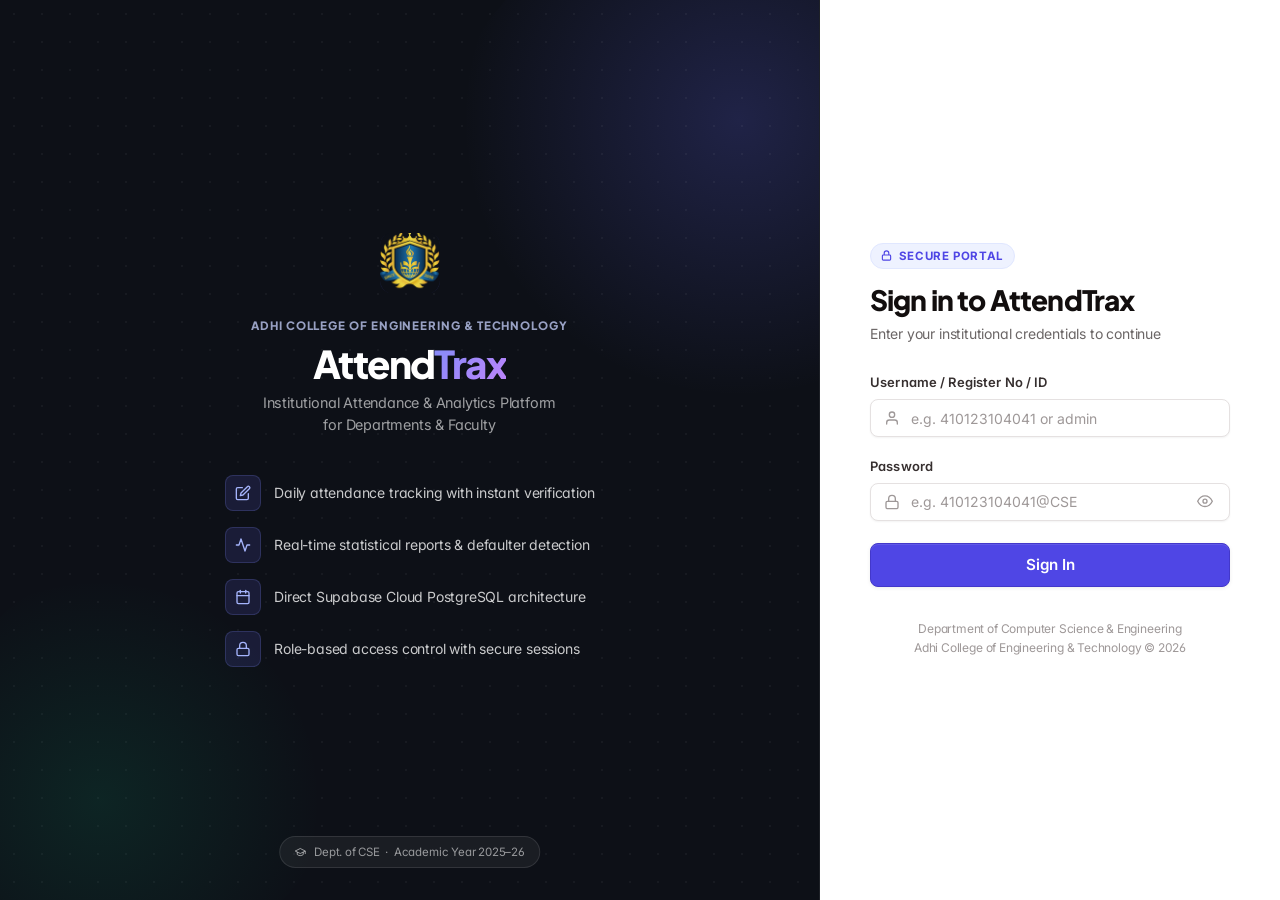
<file: frontend/index.html>
<!DOCTYPE html>
<html lang="en">
<head>
  <meta charset="UTF-8" />
  <meta name="viewport" content="width=device-width, initial-scale=1.0" />
  <title>AttendTrax – Institutional Login</title>
  <meta name="description" content="AttendTrax – Department Attendance & Analytics Management System. Login as Admin, Faculty, or Student." />
  <link rel="stylesheet" href="style.css" />
  <link rel="icon" type="image/png" href="icons/favicon-32.png" />
  <link rel="apple-touch-icon" href="icons/icon-192.png" />
  <style>
    body {
      min-height: 100vh;
      display: flex;
      align-items: stretch;
      background-color: var(--gray-50);
    }

    .login-page {
      display: flex;
      width: 100%;
      min-height: 100vh;
    }

    /* ── Left panel: Institutional brand identity ── */
    .login-left {
      flex: 1;
      background: #0d1017;
      display: flex;
      flex-direction: column;
      align-items: center;
      justify-content: center;
      padding: 3.5rem 2.5rem;
      position: relative;
      overflow: hidden;
      border-right: 1px solid rgba(255, 255, 255, 0.07);
    }

    /* Layered mesh glow effects */
    .login-left::before {
      content: '';
      position: absolute;
      width: 500px;
      height: 500px;
      border-radius: 50%;
      background: radial-gradient(circle at 60% 40%, rgba(99, 102, 241, 0.22) 0%, transparent 65%);
      top: -80px;
      right: -120px;
      pointer-events: none;
    }

    .login-left::after {
      content: '';
      position: absolute;
      width: 400px;
      height: 400px;
      border-radius: 50%;
      background: radial-gradient(circle at 40% 60%, rgba(16, 185, 129, 0.12) 0%, transparent 65%);
      bottom: -60px;
      left: -60px;
      pointer-events: none;
    }

    /* Subtle dot-grid texture */
    .login-left-mesh {
      position: absolute;
      inset: 0;
      background-image: radial-gradient(rgba(255,255,255,0.045) 1px, transparent 1px);
      background-size: 28px 28px;
      pointer-events: none;
      z-index: 0;
    }

    .left-content {
      position: relative;
      z-index: 1;
      text-align: center;
      color: #ffffff;
      max-width: 400px;
    }

    .brand-logo-badge {
      width: 60px;
      height: 60px;
      border-radius: var(--radius-md);
      background: transparent;
      border: none;
      display: flex;
      align-items: center;
      justify-content: center;
      margin: 0 auto 1.5rem;
      box-shadow: 0 8px 24px rgba(99,102,241,0.3);
      overflow: hidden;
      padding: 0;
    }

    .brand-college-name {
      font-family: 'Plus Jakarta Sans', sans-serif;
      font-size: 0.72rem;
      font-weight: 800;
      letter-spacing: 0.08em;
      text-transform: uppercase;
      color: rgba(199, 210, 254, 0.75);
      margin-bottom: 0.5rem;
    }

    .brand-title {
      font-family: 'Plus Jakarta Sans', sans-serif;
      font-size: 2.4rem;
      font-weight: 800;
      letter-spacing: -0.04em;
      color: #ffffff;
      margin-bottom: 0.4rem;
      line-height: 1.1;
    }

    .brand-title span {
      background: linear-gradient(135deg, #818cf8 0%, #c084fc 100%);
      -webkit-background-clip: text;
      -webkit-text-fill-color: transparent;
      background-clip: text;
    }

    .brand-subtitle {
      font-size: 0.9rem;
      color: rgba(255, 255, 255, 0.6);
      margin-bottom: 2.5rem;
      line-height: 1.5;
    }

    .feature-list {
      list-style: none;
      display: flex;
      flex-direction: column;
      gap: 1rem;
      text-align: left;
    }

    .feature-list li {
      display: flex;
      align-items: center;
      gap: 0.85rem;
      font-size: 0.875rem;
      color: rgba(255, 255, 255, 0.78);
      line-height: 1.45;
    }

    .feature-list li .feat-icon {
      width: 36px;
      height: 36px;
      border-radius: var(--radius-sm);
      background: rgba(99, 102, 241, 0.15);
      border: 1px solid rgba(129, 140, 248, 0.2);
      display: flex;
      align-items: center;
      justify-content: center;
      color: #a5b4fc;
      flex-shrink: 0;
    }

    /* Institution badge at bottom */
    .left-institution-badge {
      position: absolute;
      bottom: 2rem;
      left: 50%;
      transform: translateX(-50%);
      display: flex;
      align-items: center;
      gap: 0.5rem;
      background: rgba(255,255,255,0.055);
      border: 1px solid rgba(255,255,255,0.1);
      border-radius: var(--radius-full);
      padding: 0.35rem 0.9rem;
      font-size: 0.72rem;
      color: rgba(255,255,255,0.55);
      white-space: nowrap;
      z-index: 2;
    }

    /* ── Right panel: Login form ── */
    .login-right {
      width: 460px;
      flex-shrink: 0;
      display: flex;
      flex-direction: column;
      align-items: center;
      justify-content: center;
      padding: 3rem 2.5rem;
      background: #ffffff;
      position: relative;
    }

    .login-form-wrap {
      width: 100%;
      max-width: 360px;
    }

    .login-greeting {
      margin-bottom: 1.75rem;
    }

    .login-eyebrow {
      display: inline-flex;
      align-items: center;
      gap: 0.4rem;
      font-size: 0.72rem;
      font-weight: 700;
      letter-spacing: 0.055em;
      text-transform: uppercase;
      color: var(--brand-600);
      background: var(--brand-50);
      border: 1px solid var(--brand-100);
      padding: 0.2rem 0.65rem;
      border-radius: var(--radius-full);
      margin-bottom: 0.85rem;
    }

    .login-greeting h2 {
      font-size: 1.75rem;
      font-weight: 800;
      color: var(--gray-900);
      margin-bottom: 0.4rem;
      letter-spacing: -0.03em;
      line-height: 1.2;
    }

    .login-greeting p {
      color: var(--gray-500);
      font-size: 0.875rem;
      line-height: 1.5;
    }

    .form-stack {
      display: flex;
      flex-direction: column;
      gap: 1.15rem;
    }

    .input-icon-wrap {
      position: relative;
    }

    .input-icon-wrap .input-icon {
      position: absolute;
      left: 0.9rem;
      top: 50%;
      transform: translateY(-50%);
      color: var(--gray-400);
      pointer-events: none;
      display: flex;
      align-items: center;
      justify-content: center;
    }

    .input-icon-wrap .form-control {
      padding-left: 2.5rem;
    }

    .password-wrap {
      position: relative;
    }

    .toggle-pw {
      position: absolute;
      right: 0.75rem;
      top: 50%;
      transform: translateY(-50%);
      background: none;
      border: none;
      color: var(--gray-400);
      cursor: pointer;
      display: flex;
      align-items: center;
      justify-content: center;
      padding: 0.3rem;
      border-radius: var(--radius-xs);
      transition: color var(--transition-fast), background var(--transition-fast);
    }
    .toggle-pw:hover {
      color: var(--gray-700);
      background: var(--gray-100);
    }

    .login-btn {
      margin-top: 0.25rem;
    }

    .login-footer {
      margin-top: 2rem;
      text-align: center;
      color: var(--gray-400);
      font-size: 0.75rem;
      line-height: 1.6;
    }

    @media (max-width: 860px) {
      .login-left { display: none; }
      .login-right {
        width: 100%;
        padding: 2.5rem 1.5rem;
      }
    }

    @media (max-width: 480px) {
      .login-right {
        padding: 2rem 1.25rem;
        justify-content: flex-start;
        padding-top: 3rem;
      }
    }
  </style>
</head>
<body>
<!-- Toast -->
<div id="toast-container"></div>

<div class="login-page">
  <!-- ── Left Branding Panel ─────────────────────────────── -->
  <div class="login-left">
    <div class="login-left-mesh"></div>
    <div class="left-content">
      <div class="brand-logo-badge" style="overflow:hidden;padding:0;border:none;background:transparent;box-shadow:none;">
        <picture>
          <source srcset="logo.webp" type="image/webp">
          <img src="logo.png" alt="AttendTrax Logo" width="60" height="60" loading="eager" decoding="async" style="width:100%;height:100%;border-radius:14px;object-fit:cover;box-shadow:0 8px 24px rgba(99,102,241,0.4);" />
        </picture>
      </div>
      <p class="brand-college-name">Adhi College of Engineering &amp; Technology</p>
      <div class="brand-title">Attend<span>Trax</span></div>
      <div class="brand-subtitle">Institutional Attendance &amp; Analytics Platform<br>for Departments &amp; Faculty</div>

      <ul class="feature-list">
        <li>
          <span class="feat-icon">
            <svg width="16" height="16" viewBox="0 0 24 24" fill="none" stroke="currentColor" stroke-width="2" stroke-linecap="round" stroke-linejoin="round"><path d="M11 4H4a2 2 0 00-2 2v14a2 2 0 002 2h14a2 2 0 002-2v-7"/><path d="M18.5 2.5a2.121 2.121 0 013 3L12 15l-4 1 1-4 9.5-9.5z"/></svg>
          </span>
          <span>Daily attendance tracking with instant verification</span>
        </li>
        <li>
          <span class="feat-icon">
            <svg width="16" height="16" viewBox="0 0 24 24" fill="none" stroke="currentColor" stroke-width="2" stroke-linecap="round" stroke-linejoin="round"><polyline points="22 12 18 12 15 21 9 3 6 12 2 12"/></svg>
          </span>
          <span>Real-time statistical reports &amp; defaulter detection</span>
        </li>
        <li>
          <span class="feat-icon">
            <svg width="16" height="16" viewBox="0 0 24 24" fill="none" stroke="currentColor" stroke-width="2" stroke-linecap="round" stroke-linejoin="round"><rect x="3" y="4" width="18" height="18" rx="2"/><line x1="16" y1="2" x2="16" y2="6"/><line x1="8" y1="2" x2="8" y2="6"/><line x1="3" y1="10" x2="21" y2="10"/></svg>
          </span>
          <span>Direct Supabase Cloud PostgreSQL architecture</span>
        </li>
        <li>
          <span class="feat-icon">
            <svg width="16" height="16" viewBox="0 0 24 24" fill="none" stroke="currentColor" stroke-width="2" stroke-linecap="round" stroke-linejoin="round"><rect x="3" y="11" width="18" height="11" rx="2" ry="2"/><path d="M7 11V7a5 5 0 0110 0v4"/></svg>
          </span>
          <span>Role-based access control with secure sessions</span>
        </li>
      </ul>
    </div>
    <div class="left-institution-badge">
      <svg width="12" height="12" viewBox="0 0 24 24" fill="none" stroke="currentColor" stroke-width="2"><path d="M22 10v6M2 10l10-5 10 5-10 5z"/><path d="M6 12v5c3 3 9 3 12 0v-5"/></svg>
      Dept. of CSE &nbsp;·&nbsp; Academic Year 2025–26
    </div>
  </div>

  <!-- ── Right Login Form ───────────────────────────────── -->
  <div class="login-right">
    <div class="login-form-wrap">
      <div class="login-greeting">
        <div class="login-eyebrow">
          <svg width="11" height="11" viewBox="0 0 24 24" fill="none" stroke="currentColor" stroke-width="2.5"><rect x="3" y="11" width="18" height="11" rx="2"/><path d="M7 11V7a5 5 0 0110 0v4"/></svg>
          Secure Portal
        </div>
        <h2>Sign in to AttendTrax</h2>
        <p>Enter your institutional credentials to continue</p>
      </div>

      <form id="login-form" class="form-stack" novalidate>
        <!-- Username -->
        <div class="form-group">
          <label class="form-label" for="username">Username / Register No / ID</label>
          <div class="input-icon-wrap">
            <span class="input-icon">
              <svg width="16" height="16" viewBox="0 0 24 24" fill="none" stroke="currentColor" stroke-width="2" stroke-linecap="round" stroke-linejoin="round"><path d="M20 21v-2a4 4 0 0 0-4-4H8a4 4 0 0 0-4 4v2"/><circle cx="12" cy="7" r="4"/></svg>
            </span>
            <input
              id="username"
              type="text"
              class="form-control"
              placeholder="e.g. 410123104041 or admin"
              autocomplete="username"
              required
            />
          </div>
        </div>

        <!-- Password -->
        <div class="form-group">
          <label class="form-label" for="password">Password</label>
          <div class="input-icon-wrap password-wrap">
            <span class="input-icon">
              <svg width="16" height="16" viewBox="0 0 24 24" fill="none" stroke="currentColor" stroke-width="2" stroke-linecap="round" stroke-linejoin="round"><rect x="3" y="11" width="18" height="11" rx="2" ry="2"/><path d="M7 11V7a5 5 0 0110 0v4"/></svg>
            </span>
            <input
              id="password"
              type="password"
              class="form-control"
              placeholder="e.g. 410123104041@CSE"
              autocomplete="current-password"
              required
            />
            <button type="button" class="toggle-pw" id="toggle-pw" aria-label="Toggle password visibility">
              <svg id="eye-icon" width="16" height="16" viewBox="0 0 24 24" fill="none" stroke="currentColor" stroke-width="2" stroke-linecap="round" stroke-linejoin="round"><path d="M1 12s4-8 11-8 11 8 11 8-4 8-11 8-11-8-11-8z"></path><circle cx="12" cy="12" r="3"></circle></svg>
            </button>
          </div>
        </div>

        <!-- Error message -->
        <p id="login-error" class="text-sm hidden" style="color:var(--danger);font-weight:600;padding:0.6rem 0.75rem;background:var(--danger-bg);border-radius:var(--radius-sm);border:1px solid var(--danger-ring);"></p>

        <!-- Submit -->
        <button type="submit" id="login-btn" class="btn btn-primary btn-lg login-btn w-full">
          <span id="btn-text">Sign In</span>
        </button>
      </form>

      <div class="login-footer">
        Department of Computer Science &amp; Engineering<br>
        Adhi College of Engineering &amp; Technology &copy; 2026
      </div>
    </div>
  </div>
</div>

<script src="api.js"></script>
<script>
  // Redirect if already logged in
  (function() {
    const token = getToken();
    const role  = getRole();
    if (token && role) {
      const pages = { 
        ADMIN: 'admin.html', 
        SUPER_ADMIN: 'admin.html', 
        DEPT_ADMIN: 'admin.html', 
        WARDEN: 'gatepass.html', 
        FACULTY: 'faculty.html', 
        CLASS_INCHARGE: 'faculty.html', 
        STUDENT: 'student.html' 
      };
      window.location.href = pages[role.toUpperCase()] || 'index.html';
    }
  })();

  // Password toggle with SVG icons
  document.getElementById('toggle-pw').addEventListener('click', () => {
    const pw = document.getElementById('password');
    const eyeIcon = document.getElementById('eye-icon');
    if (pw.type === 'password') {
      pw.type = 'text';
      eyeIcon.innerHTML = '<path d="M17.94 17.94A10.07 10.07 0 0112 20c-7 0-11-8-11-8a18.45 18.45 0 015.06-5.94M9.9 4.24A9.12 9.12 0 0112 4c7 0 11 8 11 8a18.5 18.5 0 01-2.16 3.19m-6.72-1.07a3 3 0 11-4.24-4.24M1 1l22 22"></path>';
    } else {
      pw.type = 'password';
      eyeIcon.innerHTML = '<path d="M1 12s4-8 11-8 11 8 11 8-4 8-11 8-11-8-11-8z"></path><circle cx="12" cy="12" r="3"></circle>';
    }
  });

  // Login form
  document.getElementById('login-form').addEventListener('submit', async (e) => {
    e.preventDefault();
    const username = document.getElementById('username').value.trim();
    const password = document.getElementById('password').value;
    const errEl    = document.getElementById('login-error');
    const btnText  = document.getElementById('btn-text');
    const btn      = document.getElementById('login-btn');

    if (!username || !password) {
      errEl.textContent = 'Please enter both username and password.';
      errEl.classList.remove('hidden');
      return;
    }

    errEl.classList.add('hidden');
    btn.disabled = true;
    btnText.innerHTML = '<span class="spinner"></span> Signing in…';

    try {
      const data = await api.post('/auth/login', { username, password });
      saveAuth(data);

      showToast(`Welcome, ${data.name}!`, 'success', 2000);

      const pages = { 
        ADMIN: 'admin.html', 
        SUPER_ADMIN: 'admin.html', 
        DEPT_ADMIN: 'admin.html', 
        WARDEN: 'gatepass.html', 
        FACULTY: 'faculty.html', 
        CLASS_INCHARGE: 'faculty.html', 
        STUDENT: 'student.html' 
      };
      setTimeout(() => {
        window.location.href = pages[data.role.toUpperCase()] || 'index.html';
      }, 700);
    } catch (err) {
      errEl.textContent = err.message;
      errEl.classList.remove('hidden');
      btn.disabled = false;
      btnText.textContent = 'Sign In';
    }
  });
</script>
</body>
</html>
</file>
<file: frontend/style.css>
/* =============================================================================
   AttendTrax – Institutional Attendance & Analytics Platform
   Human-Crafted Design System · Warm Slate + Refined Indigo Palette
   Mobile-First · Faculty & Admin Optimized · Cross-Platform Responsive
   ============================================================================= */

@import url('https://fonts.googleapis.com/css2?family=Plus+Jakarta+Sans:wght@400;500;600;700;800&family=Inter:wght@300;400;500;600;700&family=JetBrains+Mono:wght@400;500;600&display=swap');

/* ── CSS Custom Properties & Design Tokens ─────────────────────────────────── */
:root {
  /* Brand & Primary Accents — warm indigo-blue, more grounded */
  --brand-50:  #eef2ff;
  --brand-100: #e0e7ff;
  --brand-200: #c7d2fe;
  --brand-300: #a5b4fc;
  --brand-400: #818cf8;
  --brand-500: #6366f1;
  --brand-600: #4f46e5;
  --brand-700: #4338ca;
  --brand-800: #3730a3;
  --brand-900: #312e81;

  --indigo-50:  #eef2ff;
  --indigo-100: #e0e7ff;
  --indigo-500: #6366f1;
  --indigo-600: #4f46e5;
  --indigo-700: #4338ca;
  --indigo-800: #3730a3;

  /* Semantic State Colors */
  --success:      #059669;
  --success-bg:   #f0fdf4;
  --success-text: #065f46;
  --success-ring: #bbf7d0;
  --success-dark: #047857;

  --warning:      #d97706;
  --warning-bg:   #fffbeb;
  --warning-text: #92400e;
  --warning-ring: #fde68a;
  --warning-dark: #b45309;

  --danger:       #dc2626;
  --danger-bg:    #fef2f2;
  --danger-text:  #991b1b;
  --danger-ring:  #fecaca;
  --danger-dark:  #b91c1c;

  --info:         #0284c7;
  --info-bg:      #f0f9ff;
  --info-text:    #0369a1;
  --info-ring:    #bae6fd;
  --info-dark:    #075985;

  /* Neutrals — warm-tinted slate for a human, non-sterile feel */
  --gray-25:   #fdfcfc;
  --gray-50:   #f9f8f8;
  --gray-100:  #f2f0f0;
  --gray-200:  #e5e1e1;
  --gray-300:  #d1cece;
  --gray-400:  #9e9898;
  --gray-500:  #6b6666;
  --gray-600:  #504c4c;
  --gray-700:  #362f2f;
  --gray-800:  #211c1c;
  --gray-900:  #120e0e;

  /* Elevated surface tokens for depth layering */
  --surface:        #ffffff;
  --surface-raised: #fdfcfc;
  --surface-inset:  #f5f4f4;
  --surface-hover:  #f0eeed;

  /* Dark Surface Elements */
  --sidebar-bg: #0d1017;
  --sidebar-card: rgba(255, 255, 255, 0.055);
  --sidebar-border: rgba(255, 255, 255, 0.09);
  --sidebar-active: rgba(99, 102, 241, 0.2);
  --sidebar-active-border: #818cf8;

  /* Layout Dimensions */
  --sidebar-width: 262px;
  --topbar-height: 62px;

  /* Radii */
  --radius-xs: 5px;
  --radius-sm: 8px;
  --radius-md: 12px;
  --radius-lg: 16px;
  --radius-xl: 22px;
  --radius-full: 9999px;

  /* Refined Elevation — softer, warmer shadows */
  --shadow-xs:  0 1px 2px 0 rgb(18 14 14 / 0.05);
  --shadow-sm:  0 1px 4px 0 rgb(18 14 14 / 0.07), 0 1px 2px -1px rgb(18 14 14 / 0.04);
  --shadow-md:  0 4px 8px -1px rgb(18 14 14 / 0.07), 0 2px 4px -2px rgb(18 14 14 / 0.04);
  --shadow-lg:  0 10px 20px -3px rgb(18 14 14 / 0.08), 0 4px 8px -4px rgb(18 14 14 / 0.03);
  --shadow-xl:  0 20px 30px -5px rgb(18 14 14 / 0.1), 0 8px 12px -6px rgb(18 14 14 / 0.04);
  --shadow-brand: 0 4px 14px -2px rgb(79 70 229 / 0.3);

  /* Transitions */
  --transition-fast: 150ms cubic-bezier(0.16, 1, 0.3, 1);
  --transition-base: 220ms cubic-bezier(0.16, 1, 0.3, 1);
  --transition-slow: 320ms cubic-bezier(0.16, 1, 0.3, 1);
}

/* ── Reset & Base Typography ─────────────────────────────────────────────────── */
*, *::before, *::after {
  box-sizing: border-box;
  margin: 0;
  padding: 0;
  -webkit-tap-highlight-color: transparent;
}

html {
  font-size: 16px;
  scroll-behavior: smooth;
  font-feature-settings: 'cv02', 'cv03', 'cv04', 'cv11';
  text-rendering: optimizeLegibility;
}

body {
  font-family: 'Inter', -apple-system, BlinkMacSystemFont, "Segoe UI", Roboto, sans-serif;
  background-color: var(--gray-50);
  color: var(--gray-800);
  line-height: 1.6;
  -webkit-font-smoothing: antialiased;
  -moz-osx-font-smoothing: grayscale;
  letter-spacing: -0.012em;
}

button, a, input, select, textarea, .btn, .nav-item, .card, .clickable {
  touch-action: manipulation;
}

/* Custom Scrollbars */
::-webkit-scrollbar { width: 6px; height: 6px; }
::-webkit-scrollbar-track { background: transparent; }
::-webkit-scrollbar-thumb { background: var(--gray-300); border-radius: 999px; }
::-webkit-scrollbar-thumb:hover { background: var(--gray-400); }

a { color: inherit; text-decoration: none; }
img { max-width: 100%; display: block; }
button { cursor: pointer; font-family: inherit; }
input, select, textarea { font-family: inherit; }

/* ── Headings & Display Typography ─────────────────────────────────────────── */
h1, h2, h3, h4, h5, h6 {
  font-family: 'Plus Jakarta Sans', 'Inter', sans-serif;
  font-weight: 700;
  line-height: 1.25;
  color: var(--gray-900);
  letter-spacing: -0.025em;
}

h1 { font-size: clamp(1.6rem, 3.2vw, 2.2rem); font-weight: 800; }
h2 { font-size: clamp(1.25rem, 2.2vw, 1.65rem); font-weight: 700; }
h3 { font-size: 1.15rem; font-weight: 700; }
h4 { font-size: 1rem; font-weight: 600; }
h5 { font-size: 0.875rem; font-weight: 600; }

/* ── Utility Classes ─────────────────────────────────────────────────────────── */
.hidden       { display: none !important; }
.sr-only      { position: absolute; width: 1px; height: 1px; overflow: hidden; clip: rect(0,0,0,0); }
.flex         { display: flex; }
.flex-col     { flex-direction: column; }
.items-center { align-items: center; }
.items-start  { align-items: flex-start; }
.items-end    { align-items: flex-end; }
.justify-between { justify-content: space-between; }
.justify-center  { justify-content: center; }
.justify-end     { justify-content: flex-end; }
.flex-wrap    { flex-wrap: wrap; }
.flex-1       { flex: 1 1 0%; min-width: 0; }

.gap-1  { gap: 0.25rem; }
.gap-2  { gap: 0.5rem; }
.gap-3  { gap: 0.75rem; }
.gap-4  { gap: 1rem; }
.gap-6  { gap: 1.5rem; }

.grid { display: grid; }
.grid-cols-2 { grid-template-columns: repeat(2, minmax(0, 1fr)); }
.grid-cols-3 { grid-template-columns: repeat(3, minmax(0, 1fr)); }

.w-full       { width: 100%; }
.text-sm      { font-size: 0.875rem; }
.text-xs      { font-size: 0.75rem; }
.text-2xl     { font-size: 1.5rem; }
.font-medium  { font-weight: 500; }
.font-semibold{ font-weight: 600; }
.font-bold    { font-weight: 700; }
.font-mono    { font-family: 'JetBrains Mono', monospace; }
.text-muted   { color: var(--gray-500); }
.text-center  { text-align: center; }
.text-right   { text-align: right; }

/* ── Buttons System (Tactile, Confident & Human) ────────────────────────────── */
.btn {
  display: inline-flex;
  align-items: center;
  justify-content: center;
  gap: 0.45rem;
  padding: 0.5rem 1.1rem;
  font-size: 0.875rem;
  font-weight: 600;
  border-radius: var(--radius-sm);
  border: 1px solid transparent;
  transition: background var(--transition-fast), border-color var(--transition-fast),
              box-shadow var(--transition-fast), transform 100ms ease, opacity var(--transition-fast);
  outline: none;
  white-space: nowrap;
  user-select: none;
  line-height: 1.3;
  min-height: 36px;
}

.btn:focus-visible {
  box-shadow: 0 0 0 3px rgba(99, 102, 241, 0.25);
}

.btn-primary {
  background: var(--brand-600);
  color: #ffffff;
  border-color: var(--brand-700);
  box-shadow: var(--shadow-sm), inset 0 1px 0 rgba(255,255,255,0.1);
}
.btn-primary:hover {
  background: var(--brand-700);
  border-color: var(--brand-800);
  box-shadow: var(--shadow-md), inset 0 1px 0 rgba(255,255,255,0.08);
}
.btn-primary:active {
  background: var(--brand-800);
  transform: translateY(1px);
  box-shadow: var(--shadow-xs);
}

.btn-secondary {
  background: var(--surface);
  color: var(--gray-700);
  border: 1px solid var(--gray-300);
  box-shadow: var(--shadow-xs);
}
.btn-secondary:hover {
  background: var(--surface-hover);
  border-color: var(--gray-400);
  color: var(--gray-900);
  box-shadow: var(--shadow-sm);
}
.btn-secondary:active {
  background: var(--gray-100);
  transform: translateY(1px);
}

.btn-danger {
  background: var(--danger-bg);
  color: var(--danger-text);
  border: 1px solid var(--danger-ring);
}
.btn-danger:hover {
  background: var(--danger);
  color: #ffffff;
  border-color: var(--danger-dark);
  box-shadow: 0 2px 8px -1px rgba(220, 38, 38, 0.3);
}

.btn-success {
  background: var(--success-bg);
  color: var(--success-text);
  border: 1px solid var(--success-ring);
}
.btn-success:hover {
  background: var(--success);
  color: #ffffff;
  border-color: var(--success-dark);
  box-shadow: 0 2px 8px -1px rgba(5, 150, 105, 0.3);
}

.btn-sm {
  padding: 0.3rem 0.7rem;
  font-size: 0.8rem;
  border-radius: var(--radius-xs);
  min-height: 30px;
}

.btn-lg {
  padding: 0.65rem 1.5rem;
  font-size: 0.95rem;
  border-radius: var(--radius-sm);
  min-height: 44px;
}

.btn:disabled {
  opacity: 0.5;
  cursor: not-allowed;
  transform: none !important;
  box-shadow: none !important;
}

/* ── Cards (Refined Depth & Warmth) ─────────────────────────────────────────── */
.card {
  background: var(--surface);
  border-radius: var(--radius-md);
  box-shadow: var(--shadow-sm);
  border: 1px solid var(--gray-200);
  overflow: hidden;
  transition: border-color var(--transition-fast), box-shadow var(--transition-fast);
}

.card:hover {
  box-shadow: var(--shadow-md);
  border-color: var(--gray-300);
}

.card-header {
  padding: 1rem 1.35rem;
  border-bottom: 1px solid var(--gray-100);
  display: flex;
  align-items: center;
  justify-content: space-between;
  gap: 1rem;
  background: var(--surface-raised);
}

.card-body {
  padding: 1.35rem;
}

/* ── Form Controls & Accessible Inputs ──────────────────────────────────────── */
.form-group {
  display: flex;
  flex-direction: column;
  gap: 0.4rem;
}

.form-label {
  font-size: 0.8125rem;
  font-weight: 600;
  color: var(--gray-700);
  letter-spacing: 0.01em;
}

.form-control {
  width: 100%;
  padding: 0.56rem 0.9rem;
  font-size: 0.875rem;
  border: 1.5px solid var(--gray-200);
  border-radius: var(--radius-sm);
  background: var(--surface);
  color: var(--gray-900);
  transition: border-color var(--transition-fast), box-shadow var(--transition-fast),
              background var(--transition-fast);
  outline: none;
  box-shadow: var(--shadow-xs);
  min-height: 38px;
}

.form-control:hover {
  border-color: var(--gray-300);
  background: var(--surface-raised);
}

.form-control:focus {
  border-color: var(--brand-500);
  box-shadow: 0 0 0 3px rgba(99, 102, 241, 0.15);
  background: var(--surface);
}

.form-control::placeholder {
  color: var(--gray-400);
}

select.form-control {
  appearance: none;
  background-image: url("data:image/svg+xml,%3Csvg xmlns='http://www.w3.org/2000/svg' fill='none' viewBox='0 0 20 20'%3E%3Cpath stroke='%236b6666' stroke-linecap='round' stroke-linejoin='round' stroke-width='1.5' d='M6 8l4 4 4-4'/%3E%3C/svg%3E");
  background-repeat: no-repeat;
  background-position: right 0.75rem center;
  background-size: 1.1rem;
  padding-right: 2.25rem;
  cursor: pointer;
}

/* ── Key Metric / Stat Cards — Icon-Box Style ───────────────────────────────── */
.stat-grid {
  display: grid;
  grid-template-columns: repeat(auto-fit, minmax(200px, 1fr));
  gap: 1rem;
}

.stat-card {
  background: var(--surface);
  border-radius: var(--radius-md);
  padding: 1.2rem 1.3rem;
  box-shadow: var(--shadow-sm);
  border: 1px solid var(--gray-200);
  position: relative;
  overflow: hidden;
  transition: transform var(--transition-fast), box-shadow var(--transition-fast),
              border-color var(--transition-fast);
  display: flex;
  align-items: flex-start;
  gap: 1rem;
}

.stat-card:hover {
  transform: translateY(-2px);
  box-shadow: var(--shadow-md);
  border-color: var(--gray-300);
}

.stat-card-icon {
  width: 42px;
  height: 42px;
  border-radius: var(--radius-sm);
  background: var(--accent-bg, var(--brand-50));
  color: var(--accent, var(--brand-600));
  display: flex;
  align-items: center;
  justify-content: center;
  flex-shrink: 0;
  border: 1px solid var(--accent-ring, var(--brand-100));
}

.stat-card-body {
  flex: 1;
  min-width: 0;
}

.stat-card .stat-label {
  font-size: 0.72rem;
  font-weight: 700;
  text-transform: uppercase;
  letter-spacing: 0.055em;
  color: var(--gray-500);
  margin-bottom: 0.2rem;
}

.stat-card .stat-value {
  font-size: 1.8rem;
  font-weight: 800;
  font-family: 'Plus Jakarta Sans', sans-serif;
  color: var(--gray-900);
  line-height: 1.1;
  margin-top: 0.1rem;
}

.stat-card .stat-sub {
  font-size: 0.75rem;
  color: var(--gray-500);
  margin-top: 0.2rem;
}

/* Legacy stat-card fallback (left-bar style kept for compat) */
.stat-card:not(:has(.stat-card-icon))::before {
  content: '';
  position: absolute;
  top: 0;
  left: 0;
  width: 3px;
  height: 100%;
  background: var(--accent, var(--brand-600));
  border-radius: 0 2px 2px 0;
}

/* ── Data Tables (Human-Readable Enterprise Standard) ───────────────────────── */
.table-wrapper {
  overflow-x: auto;
  width: 100%;
  -webkit-overflow-scrolling: touch;
  border-radius: var(--radius-sm);
}

table {
  width: 100%;
  border-collapse: collapse;
  font-size: 0.875rem;
  text-align: left;
}

thead tr {
  background: var(--surface-inset);
  border-bottom: 2px solid var(--gray-200);
}

thead th {
  padding: 0.75rem 1rem;
  font-size: 0.72rem;
  font-weight: 700;
  text-transform: uppercase;
  letter-spacing: 0.055em;
  color: var(--gray-500);
  white-space: nowrap;
}

tbody tr {
  border-bottom: 1px solid var(--gray-100);
  transition: background-color var(--transition-fast);
}

tbody tr:last-child {
  border-bottom: none;
}

tbody tr:nth-child(even) {
  background-color: var(--gray-25);
}

tbody tr:hover {
  background-color: var(--brand-50);
}

tbody td {
  padding: 0.78rem 1rem;
  color: var(--gray-700);
  vertical-align: middle;
}

/* ── Status Badges & Pills ─────────────────────────────────────────────────── */
.badge {
  display: inline-flex;
  align-items: center;
  gap: 0.35rem;
  padding: 0.2rem 0.6rem;
  font-size: 0.72rem;
  font-weight: 700;
  border-radius: var(--radius-full);
  text-transform: uppercase;
  letter-spacing: 0.04em;
  line-height: 1.2;
}

.badge-present {
  background: var(--success-bg);
  color: var(--success-text);
  border: 1px solid var(--success-ring);
}

.badge-absent {
  background: var(--danger-bg);
  color: var(--danger-text);
  border: 1px solid var(--danger-ring);
}

.badge-od {
  background: var(--warning-bg);
  color: var(--warning-text);
  border: 1px solid var(--warning-ring);
}

.badge-free {
  background: var(--gray-100);
  color: var(--gray-600);
  border: 1px solid var(--gray-200);
}

.badge-info {
  background: var(--brand-50);
  color: var(--brand-800);
  border: 1px solid var(--brand-200);
}

.badge-warning {
  background: var(--warning-bg);
  color: var(--warning-text);
  border: 1px solid var(--warning-ring);
}

/* ── Live Attendance Status Counters Bar ───────────────────────────────────── */
.live-status-bar {
  display: flex;
  align-items: center;
  gap: 1.25rem;
  background: var(--gray-50);
  padding: 0.65rem 1.15rem;
  border-radius: var(--radius-sm);
  border: 1px solid var(--gray-200);
  margin-bottom: 1rem;
  font-size: 0.85rem;
  flex-wrap: wrap;
}

.live-status-pill {
  display: flex;
  align-items: center;
  gap: 0.4rem;
  font-weight: 600;
}

.live-status-dot {
  width: 9px;
  height: 9px;
  border-radius: 50%;
  flex-shrink: 0;
}

.dot-present { background: var(--success); }
.dot-absent  { background: var(--danger); }
.dot-od      { background: var(--warning); }

/* ── Live Sync Pulse Indicator ────────────────────────────────────────────── */
.live-sync-indicator {
  display: inline-flex;
  align-items: center;
  gap: 0.45rem;
  padding: 0.22rem 0.65rem;
  background: var(--success-bg);
  border: 1px solid var(--success-ring);
  border-radius: var(--radius-full);
  font-size: 0.72rem;
  font-weight: 700;
  color: var(--success-text);
  user-select: none;
  white-space: nowrap;
}

.live-pulse-dot {
  width: 8px;
  height: 8px;
  border-radius: 50%;
  background: var(--success);
  box-shadow: 0 0 0 0 rgba(5, 150, 105, 0.7);
  animation: livePulse 2s cubic-bezier(0.4, 0, 0.6, 1) infinite;
  flex-shrink: 0;
}

@keyframes livePulse {
  0% { box-shadow: 0 0 0 0 rgba(5, 150, 105, 0.7); }
  70% { box-shadow: 0 0 0 6px rgba(5, 150, 105, 0); }
  100% { box-shadow: 0 0 0 0 rgba(5, 150, 105, 0); }
}

/* ── Segmented Chip Selectors for P / A / OD Attendance ─────────────────────── */
.attendance-chip-group {
  display: inline-flex;
  align-items: center;
  gap: 0.35rem;
  padding: 2px;
  border-radius: var(--radius-full);
}

.attendance-chip {
  padding: 0.35rem 0.75rem;
  border-radius: var(--radius-full);
  font-size: 0.8rem;
  font-weight: 700;
  border: 1.5px solid var(--gray-200);
  cursor: pointer;
  background: #ffffff;
  color: var(--gray-600);
  transition: all var(--transition-fast);
  display: inline-flex;
  align-items: center;
  gap: 0.3rem;
  user-select: none;
  touch-action: manipulation;
  -webkit-tap-highlight-color: transparent;
}

.attendance-chip:hover {
  background: var(--gray-100);
  border-color: var(--gray-300);
  color: var(--gray-900);
}

.chip-P { color: var(--success-text); }
.chip-P.active {
  background: var(--success);
  color: #ffffff;
  border-color: var(--success-dark);
  box-shadow: 0 1px 4px rgba(5, 150, 105, 0.3);
}

.chip-A { color: var(--danger-text); }
.chip-A.active {
  background: var(--danger);
  color: #ffffff;
  border-color: var(--danger-dark);
  box-shadow: 0 1px 4px rgba(220, 38, 38, 0.3);
}

.chip-OD { color: var(--warning-text); }
.chip-OD.active {
  background: var(--warning);
  color: #ffffff;
  border-color: var(--warning-dark);
  box-shadow: 0 1px 4px rgba(217, 119, 6, 0.3);
}

/* ── Modern App Layout & Sidebar Navigation ────────────────────────────────── */
.app-layout {
  display: flex;
  min-height: 100vh;
  width: 100%;
  position: relative;
  overflow-x: hidden;
  background-color: var(--gray-50);
}

/* Scrim / Backdrop */
.sidebar-backdrop {
  position: fixed;
  inset: 0;
  background: rgba(13, 16, 23, 0.6);
  backdrop-filter: blur(5px);
  -webkit-backdrop-filter: blur(5px);
  z-index: 998;
  opacity: 0;
  pointer-events: none;
  transition: opacity var(--transition-base);
}

.sidebar-backdrop.active,
.app-layout.sidebar-open .sidebar-backdrop {
  opacity: 1;
  pointer-events: auto;
}

/* Fixed Sidebar */
.sidebar {
  position: fixed;
  top: 0;
  left: 0;
  bottom: 0;
  width: var(--sidebar-width);
  min-width: var(--sidebar-width);
  max-width: var(--sidebar-width);
  height: 100vh;
  height: 100dvh;
  background: var(--sidebar-bg);
  border-right: 1px solid var(--sidebar-border);
  display: flex;
  flex-direction: column;
  z-index: 100;
  flex-shrink: 0;
  transition: transform 0.28s cubic-bezier(0.16, 1, 0.3, 1), box-shadow 0.28s ease;
  box-shadow: 2px 0 20px rgba(0, 0, 0, 0.25);
  overflow: hidden;
}

.app-layout.sidebar-collapsed .sidebar {
  transform: translateX(-100%);
  pointer-events: none;
  box-shadow: none;
}

.sidebar-brand {
  padding: 1.1rem 1.1rem 0.9rem;
  border-bottom: 1px solid var(--sidebar-border);
  display: flex;
  align-items: center;
  justify-content: space-between;
  flex-shrink: 0;
}

.brand-mark {
  display: flex;
  align-items: center;
  gap: 0.75rem;
}

.brand-icon {
  width: 34px;
  height: 34px;
  border-radius: var(--radius-sm);
  background: var(--brand-600);
  border: 1px solid rgba(255, 255, 255, 0.2);
  display: flex;
  align-items: center;
  justify-content: center;
  color: #ffffff;
  flex-shrink: 0;
}

.brand-name {
  font-family: 'Plus Jakarta Sans', sans-serif;
  font-size: 1.1rem;
  font-weight: 800;
  color: #ffffff;
  letter-spacing: -0.02em;
  line-height: 1.1;
}

.brand-sub {
  font-size: 0.65rem;
  color: rgba(255, 255, 255, 0.5);
  font-weight: 600;
  letter-spacing: 0.045em;
  text-transform: uppercase;
  margin-top: 2px;
}

.sidebar-close-btn {
  display: none;
  background: rgba(255, 255, 255, 0.07);
  border: 1px solid rgba(255, 255, 255, 0.1);
  color: #ffffff;
  width: 30px;
  height: 30px;
  border-radius: var(--radius-xs);
  align-items: center;
  justify-content: center;
  cursor: pointer;
  transition: background var(--transition-fast);
}
.sidebar-close-btn:hover {
  background: rgba(255, 255, 255, 0.15);
}

.sidebar-user {
  margin: 0.65rem 0.7rem 0.3rem;
  padding: 0.6rem 0.75rem;
  background: var(--sidebar-card);
  border: 1px solid var(--sidebar-border);
  border-radius: var(--radius-sm);
  display: flex;
  align-items: center;
  gap: 0.65rem;
  flex-shrink: 0;
}

.user-avatar {
  width: 34px;
  height: 34px;
  border-radius: 50%;
  background: rgba(99, 102, 241, 0.3);
  border: 1.5px solid rgba(129, 140, 248, 0.5);
  display: flex;
  align-items: center;
  justify-content: center;
  font-size: 0.8rem;
  font-weight: 700;
  color: #c7d2fe;
  flex-shrink: 0;
}

.user-info {
  flex: 1;
  min-width: 0;
}

.sidebar-user .user-name {
  font-size: 0.85rem;
  font-weight: 600;
  color: #ffffff;
  white-space: nowrap;
  overflow: hidden;
  text-overflow: ellipsis;
}

.sidebar-user .user-role {
  display: inline-block;
  font-size: 0.63rem;
  font-weight: 700;
  text-transform: uppercase;
  letter-spacing: 0.055em;
  padding: 0.1rem 0.42rem;
  border-radius: var(--radius-full);
  margin-top: 0.15rem;
}

.role-admin   { background: #fef3c7; color: #92400e; }
.role-faculty { background: #c7d2fe; color: #3730a3; }
.role-student { background: #bbf7d0; color: #065f46; }

/* Sidebar Navigation Groups */
.sidebar-nav {
  flex: 1;
  padding: 0.5rem 0.6rem;
  display: flex;
  flex-direction: column;
  gap: 0.15rem;
  overflow-y: auto;
  overflow-x: hidden;
}

.nav-group-label {
  font-size: 0.6rem;
  font-weight: 800;
  letter-spacing: 0.08em;
  text-transform: uppercase;
  color: rgba(255, 255, 255, 0.3);
  padding: 0.65rem 0.75rem 0.2rem;
  margin-top: 0.3rem;
}

.nav-item {
  display: flex;
  align-items: center;
  gap: 0.65rem;
  padding: 0.56rem 0.75rem;
  color: rgba(255, 255, 255, 0.65);
  font-size: 0.855rem;
  font-weight: 500;
  cursor: pointer;
  border-radius: var(--radius-sm);
  border-left: 2.5px solid transparent;
  transition: all var(--transition-fast);
  user-select: none;
}

.nav-item:hover {
  color: #ffffff;
  background: rgba(255, 255, 255, 0.07);
}

.nav-item.active {
  color: #c7d2fe;
  background: var(--sidebar-active, rgba(99, 102, 241, 0.2));
  border-left-color: var(--sidebar-active-border, #818cf8);
  font-weight: 600;
}

.nav-item .nav-icon {
  display: flex;
  align-items: center;
  justify-content: center;
  width: 1.2rem;
  flex-shrink: 0;
  opacity: 0.85;
}

.nav-item.active .nav-icon {
  opacity: 1;
}

.sidebar-footer {
  margin-top: auto;
  padding: 0.65rem;
  border-top: 1px solid var(--sidebar-border);
  flex-shrink: 0;
  background: rgba(0, 0, 0, 0.18);
}

.logout-btn {
  display: flex;
  align-items: center;
  gap: 0.6rem;
  color: rgba(255, 255, 255, 0.7);
  font-size: 0.84rem;
  font-weight: 600;
  cursor: pointer;
  transition: all var(--transition-fast);
  background: rgba(255, 255, 255, 0.04);
  border: 1px solid var(--sidebar-border);
  border-radius: var(--radius-sm);
  padding: 0.52rem 0.75rem;
  width: 100%;
}

.logout-btn:hover {
  color: #fecaca;
  background: rgba(220, 38, 38, 0.18);
  border-color: rgba(220, 38, 38, 0.35);
}

/* ── Main Content Area ─────────────────────────────────────────────────────── */
.main-content {
  margin-left: var(--sidebar-width);
  width: calc(100% - var(--sidebar-width));
  min-width: 0;
  display: flex;
  flex-direction: column;
  min-height: 100vh;
  transition: margin-left 0.28s cubic-bezier(0.16, 1, 0.3, 1), width 0.28s cubic-bezier(0.16, 1, 0.3, 1);
}

.app-layout.sidebar-collapsed .main-content {
  margin-left: 0;
  width: 100%;
  max-width: 100%;
}

.topbar {
  height: var(--topbar-height);
  background: var(--surface);
  border-bottom: 1px solid var(--gray-200);
  display: flex;
  align-items: center;
  justify-content: space-between;
  padding: 0 1.5rem;
  position: sticky;
  top: 0;
  z-index: 50;
  box-shadow: 0 1px 3px rgba(18,14,14,0.06);
}

.topbar-left {
  display: flex;
  align-items: center;
  gap: 0.75rem;
}

.topbar-title {
  font-family: 'Plus Jakarta Sans', sans-serif;
  font-size: 1.05rem;
  font-weight: 700;
  color: var(--gray-900);
  letter-spacing: -0.015em;
}

.topbar-date {
  font-size: 0.8rem;
  color: var(--gray-400);
  font-weight: 500;
  letter-spacing: 0.01em;
}

.page-content {
  padding: 1.5rem;
  flex: 1;
  width: 100%;
  max-width: 100%;
  min-width: 0;
}

/* Section Switching */
.section {
  display: none;
  width: 100%;
  min-width: 0;
}

.section.active {
  display: block;
  animation: fadeSection 0.22s ease;
}

@keyframes fadeSection {
  from { opacity: 0; transform: translateY(4px); }
  to   { opacity: 1; transform: translateY(0); }
}

/* ── Menu Toggle Button ────────────────────────────────────────────────────── */
.menu-toggle {
  display: inline-flex;
  align-items: center;
  justify-content: center;
  width: 36px;
  height: 36px;
  background: var(--surface);
  border: 1.5px solid var(--gray-200);
  border-radius: var(--radius-sm);
  color: var(--gray-600);
  cursor: pointer;
  transition: all var(--transition-fast);
  box-shadow: var(--shadow-xs);
  flex-shrink: 0;
}

.menu-toggle:hover {
  background: var(--surface-hover);
  border-color: var(--gray-300);
  color: var(--gray-900);
  box-shadow: var(--shadow-sm);
}

/* ── Modals & Dialogs ──────────────────────────────────────────────────────── */
.modal-overlay,
.confirm-overlay {
  position: fixed;
  inset: 0;
  background: rgba(15, 23, 42, 0.6);
  backdrop-filter: blur(6px);
  -webkit-backdrop-filter: blur(6px);
  display: flex;
  align-items: center;
  justify-content: center;
  z-index: 2000;
  padding: 1.25rem;
  animation: modalFadeIn 0.18s cubic-bezier(0.4, 0, 0.2, 1);
}

.modal-box {
  background: #ffffff;
  border-radius: var(--radius-md);
  box-shadow: var(--shadow-xl);
  border: 1px solid var(--gray-200);
  padding: 1.75rem;
  width: min(500px, calc(100vw - 2rem));
  max-height: 90vh;
  overflow-y: auto;
  animation: modalPop 0.2s cubic-bezier(0.34, 1.56, 0.64, 1);
}

.confirm-card {
  background: #ffffff;
  border-radius: var(--radius-lg);
  box-shadow: var(--shadow-xl);
  border: 1px solid var(--gray-200);
  padding: 1.75rem 1.5rem;
  width: min(400px, calc(100vw - 2.5rem));
  display: flex;
  flex-direction: column;
  align-items: center;
  text-align: center;
  gap: 0.85rem;
  animation: modalPop 0.2s cubic-bezier(0.34, 1.56, 0.64, 1);
}

.confirm-icon {
  width: 48px;
  height: 48px;
  border-radius: 50%;
  background: var(--danger-bg);
  color: var(--danger);
  display: flex;
  align-items: center;
  justify-content: center;
  flex-shrink: 0;
}

.confirm-content h3 {
  font-size: 1.15rem;
  color: var(--gray-900);
  margin-bottom: 0.3rem;
}

.confirm-content p {
  color: var(--gray-500);
  font-size: 0.85rem;
  line-height: 1.45;
}

.confirm-actions {
  display: flex;
  gap: 0.75rem;
  width: 100%;
  margin-top: 0.5rem;
}

.confirm-actions button {
  flex: 1;
}

@keyframes modalFadeIn { from { opacity: 0; } to { opacity: 1; } }
@keyframes modalPop { from { opacity: 0; transform: scale(0.95) translateY(6px); } to { opacity: 1; transform: scale(1) translateY(0); } }

/* ── Toast Notifications ───────────────────────────────────────────────────── */
#toast-container {
  position: fixed;
  top: 1.25rem;
  right: 1.25rem;
  z-index: 9999;
  display: flex;
  flex-direction: column;
  gap: 0.5rem;
  pointer-events: none;
}

.toast {
  display: flex;
  align-items: center;
  gap: 0.65rem;
  padding: 0.72rem 1.1rem;
  border-radius: var(--radius-sm);
  box-shadow: var(--shadow-lg);
  min-width: 280px;
  max-width: 380px;
  font-size: 0.875rem;
  font-weight: 500;
  color: #ffffff;
  pointer-events: all;
  animation: toastIn 0.25s ease forwards;
  border-left: 3px solid rgba(255,255,255,0.3);
}

.toast.toast-success { background: #064e3b; border-color: #10b981; }
.toast.toast-error   { background: #7f1d1d; border-color: #ef4444; }
.toast.toast-info    { background: #1e1b4b; border-color: #818cf8; }
.toast.toast-warning { background: #78350f; border-color: #f59e0b; }
.toast.leaving { animation: toastOut 0.25s ease forwards; }

@keyframes toastIn  { from { opacity: 0; transform: translateX(50px); } to { opacity: 1; transform: translateX(0); } }
@keyframes toastOut { from { opacity: 1; transform: translateX(0); } to { opacity: 0; transform: translateX(50px); } }

@media (max-width: 640px) {
  #toast-container {
    top: auto;
    bottom: 1.25rem;
    right: 0.75rem;
    left: 0.75rem;
    align-items: stretch;
  }
  .toast {
    min-width: 0;
    max-width: 100%;
  }
}

/* ── Spinner & Page Loader ─────────────────────────────────────────────────── */
.spinner {
  display: inline-block;
  width: 1.1em;
  height: 1.1em;
  border: 2px solid currentColor;
  border-top-color: transparent;
  border-radius: 50%;
  animation: spin 0.7s linear infinite;
}

@keyframes spin { to { transform: rotate(360deg); } }

.page-loader {
  position: fixed;
  inset: 0;
  background: var(--gray-50);
  display: flex;
  flex-direction: column;
  align-items: center;
  justify-content: center;
  gap: 1rem;
  z-index: 9999;
}

.page-loader .loader-ring {
  width: 48px;
  height: 48px;
  border: 3px solid var(--gray-200);
  border-top-color: var(--brand-600);
  border-radius: 50%;
  animation: spin 0.8s linear infinite;
}

/* ── Analytics & Charts ────────────────────────────────────────────────────── */
.charts-grid-2 {
  display: grid;
  grid-template-columns: 2fr 1fr;
  gap: 1.25rem;
  margin-bottom: 1.5rem;
}

.charts-grid-equal {
  display: grid;
  grid-template-columns: 1fr 1fr;
  gap: 1.25rem;
  margin-bottom: 1.5rem;
}

.chart-card {
  background: #ffffff;
  border-radius: var(--radius-md);
  padding: 1.25rem 1.35rem;
  border: 1px solid var(--gray-200);
  box-shadow: var(--shadow-xs);
  display: flex;
  flex-direction: column;
}

.chart-card-header {
  display: flex;
  align-items: center;
  justify-content: space-between;
  margin-bottom: 1rem;
}

.chart-card-title {
  font-family: 'Plus Jakarta Sans', sans-serif;
  font-size: 1rem;
  font-weight: 700;
  color: var(--gray-900);
}

.chart-card-sub {
  font-size: 0.75rem;
  color: var(--gray-500);
  margin-top: 2px;
}

.chart-container {
  position: relative;
  width: 100%;
  flex: 1;
  min-height: 240px;
}

/* ── Section Summary Badges Grid ───────────────────────────────────────────── */
.sec-summary-grid {
  display: grid;
  grid-template-columns: repeat(auto-fit, minmax(180px, 1fr));
  gap: 1rem;
  margin-bottom: 1.25rem;
}

.sec-summary-card {
  background: var(--gray-50);
  border: 1px solid var(--gray-200);
  border-radius: var(--radius-sm);
  padding: 0.85rem 1rem;
  display: flex;
  flex-direction: column;
  gap: 0.25rem;
  transition: transform var(--transition-fast), background-color var(--transition-fast);
}

.sec-summary-card:hover {
  background-color: #ffffff;
  box-shadow: var(--shadow-xs);
}

.sec-summary-title {
  font-size: 0.75rem;
  font-weight: 700;
  color: var(--gray-600);
  text-transform: uppercase;
  letter-spacing: 0.04em;
  display: flex;
  align-items: center;
  justify-content: space-between;
}

.sec-summary-val {
  font-size: 1.35rem;
  font-weight: 800;
  font-family: 'Plus Jakarta Sans', sans-serif;
  color: var(--gray-900);
}

.sec-summary-sub {
  font-size: 0.75rem;
  color: var(--gray-400);
}

/* ── Drop Zone (File Upload) ───────────────────────────────────────────────── */
.drop-zone {
  border: 2px dashed var(--gray-300);
  border-radius: var(--radius-md);
  padding: 2.5rem 1.5rem;
  text-align: center;
  transition: all var(--transition-base);
  cursor: pointer;
  background: var(--surface-inset);
}

.drop-zone:hover, .drop-zone.dragging {
  border-color: var(--brand-500);
  background: var(--brand-50);
  box-shadow: inset 0 0 0 1px var(--brand-200);
}

.drop-zone .drop-icon {
  font-size: 2.5rem;
  margin-bottom: 0.5rem;
  opacity: 0.6;
}

.tag {
  display: inline-flex;
  align-items: center;
  gap: 0.25rem;
  padding: 0.15rem 0.55rem;
  background: var(--gray-100);
  color: var(--gray-700);
  border-radius: var(--radius-full);
  font-size: 0.75rem;
  font-weight: 600;
}

/* ── Clean Institutional App Footer ────────────────────────────────────────── */
.app-footer {
  margin-top: auto;
  padding: 1.15rem 1.5rem;
  border-top: 1px solid var(--gray-200);
  background: #ffffff;
  width: 100%;
}

.footer-inner {
  max-width: 1400px;
  margin: 0 auto;
  display: flex;
  align-items: center;
  justify-content: space-between;
  flex-wrap: wrap;
  gap: 0.75rem;
  font-size: 0.8125rem;
  color: var(--gray-500);
}

.footer-brand {
  display: flex;
  align-items: center;
  gap: 0.5rem;
  flex-wrap: wrap;
}

.footer-logo {
  font-family: 'Plus Jakarta Sans', sans-serif;
  font-weight: 800;
  color: var(--gray-900);
  font-size: 0.9rem;
}

.footer-desc {
  color: var(--gray-400);
  font-size: 0.78rem;
}

.footer-credit-badge {
  display: inline-flex;
  align-items: center;
  gap: 0.5rem;
  background: var(--gray-50);
  border: 1px solid var(--gray-200);
  padding: 0.25rem 0.65rem;
  border-radius: var(--radius-full);
  font-size: 0.75rem;
  color: var(--gray-600);
}

.footer-credit-badge .dept-tag {
  background: var(--gray-900);
  color: #ffffff;
  font-size: 0.68rem;
  font-weight: 700;
  padding: 0.1rem 0.45rem;
  border-radius: var(--radius-full);
}

/* ── Dedicated About Us Showcase & Developer Portfolio Section ────────────── */
.about-container {
  max-width: 1200px;
  margin: 0 auto;
  width: 100%;
  box-sizing: border-box;
  display: flex;
  flex-direction: column;
  gap: 1.75rem;
}

.about-hero-banner {
  background: linear-gradient(135deg, #0b0f19 0%, #1e293b 100%);
  border: 1px solid rgba(255, 255, 255, 0.1);
  border-radius: var(--radius-lg);
  padding: 2.25rem 1.75rem;
  color: #ffffff;
  text-align: center;
  position: relative;
  overflow: hidden;
  box-shadow: var(--shadow-md);
  width: 100%;
  box-sizing: border-box;
}

.about-eyebrow {
  display: inline-block;
  font-size: 0.72rem;
  font-weight: 800;
  letter-spacing: 0.06em;
  color: var(--brand-300);
  background: rgba(255, 255, 255, 0.1);
  border: 1px solid rgba(255, 255, 255, 0.18);
  padding: 0.25rem 0.85rem;
  border-radius: var(--radius-full);
  margin-bottom: 0.75rem;
  text-transform: uppercase;
}

.about-hero-banner h2 {
  font-size: clamp(1.4rem, 2.8vw, 2rem);
  font-weight: 800;
  color: #ffffff;
  margin-bottom: 0.6rem;
}

.about-hero-banner p {
  font-size: 0.92rem;
  color: rgba(255, 255, 255, 0.85);
  max-width: 720px;
  margin: 0 auto;
  line-height: 1.6;
}

.about-section-header {
  margin-bottom: 1rem;
  display: flex;
  align-items: center;
  justify-content: space-between;
  flex-wrap: wrap;
  gap: 0.5rem;
}

.about-section-header h3 {
  font-size: 1.15rem;
  font-weight: 700;
  color: var(--gray-900);
  display: flex;
  align-items: center;
  gap: 0.5rem;
}

.about-section-header p {
  font-size: 0.82rem;
  color: var(--gray-500);
}

.about-devs-grid {
  display: grid;
  grid-template-columns: repeat(auto-fit, minmax(min(100%, 520px), 1fr));
  gap: 1.5rem;
  width: 100%;
  box-sizing: border-box;
}

.about-dev-card {
  background: #ffffff;
  border: 1px solid var(--gray-200);
  border-radius: var(--radius-lg);
  padding: 1.75rem;
  box-shadow: var(--shadow-xs);
  display: flex;
  flex-direction: column;
  gap: 1.15rem;
  transition: transform var(--transition-fast), box-shadow var(--transition-fast), border-color var(--transition-fast);
  position: relative;
  overflow: hidden;
  box-sizing: border-box;
}

.about-dev-card::before {
  content: '';
  position: absolute;
  top: 0;
  left: 0;
  right: 0;
  height: 3px;
  background: var(--brand-600);
}

.about-dev-card:hover {
  transform: translateY(-3px);
  box-shadow: var(--shadow-md);
  border-color: var(--brand-300);
}

.dev-card-top {
  display: flex;
  align-items: center;
  gap: 1rem;
}

.about-dev-avatar-wrap {
  position: relative;
  flex-shrink: 0;
}

.about-dev-avatar {
  width: 58px;
  height: 58px;
  border-radius: var(--radius-md);
  display: flex;
  align-items: center;
  justify-content: center;
  font-family: 'Plus Jakarta Sans', sans-serif;
  font-size: 1.25rem;
  font-weight: 800;
  color: #ffffff;
  box-shadow: var(--shadow-sm);
}

.avatar-pradeeshwar {
  background: linear-gradient(135deg, #1e3a8a 0%, #2563eb 100%);
}

.avatar-kanaga {
  background: linear-gradient(135deg, #0f766e 0%, #0d9488 100%);
}

.dev-status-indicator {
  position: absolute;
  bottom: -2px;
  right: -2px;
  width: 14px;
  height: 14px;
  border-radius: 50%;
  background: var(--success);
  border: 2px solid #ffffff;
}

.dev-top-meta {
  flex: 1;
  min-width: 0;
}

.dev-title-name {
  font-size: 1.2rem;
  font-weight: 800;
  color: var(--gray-900);
  margin-bottom: 0.2rem;
}

.dev-role-pill {
  display: inline-block;
  font-size: 0.72rem;
  font-weight: 700;
  padding: 0.15rem 0.55rem;
  border-radius: var(--radius-full);
}

.badge-architect {
  background: var(--brand-50);
  color: var(--brand-800);
  border: 1px solid var(--brand-200);
}

.badge-systems {
  background: #f0fdfa;
  color: #0f766e;
  border: 1px solid #99f6e4;
}

.dev-dept-badge {
  display: flex;
  align-items: center;
  gap: 0.35rem;
  font-size: 0.75rem;
  color: var(--gray-500);
  margin-top: 0.35rem;
}

.dev-bio-text {
  font-size: 0.875rem;
  color: var(--gray-600);
  line-height: 1.55;
}

.dev-bullet-list {
  display: flex;
  flex-direction: column;
  gap: 0.5rem;
  background: var(--gray-50);
  padding: 0.85rem 1rem;
  border-radius: var(--radius-sm);
  border: 1px solid var(--gray-200);
}

.dev-bullet-item {
  display: flex;
  align-items: flex-start;
  gap: 0.5rem;
  font-size: 0.8125rem;
  color: var(--gray-700);
  line-height: 1.45;
}

.dev-bullet-item svg {
  color: var(--brand-600);
  flex-shrink: 0;
  margin-top: 2px;
}

.dev-skills-row {
  display: flex;
  flex-wrap: wrap;
  gap: 0.35rem;
}

.skill-tag {
  font-size: 0.72rem;
  font-weight: 600;
  padding: 0.2rem 0.55rem;
  border-radius: var(--radius-full);
  background: var(--gray-100);
  color: var(--gray-700);
  border: 1px solid var(--gray-200);
}

.dev-contact-grid {
  display: grid;
  grid-template-columns: repeat(2, 1fr);
  gap: 0.5rem;
  margin-top: auto;
}

.dev-contact-btn {
  display: flex;
  align-items: center;
  gap: 0.45rem;
  padding: 0.45rem 0.75rem;
  background: var(--gray-50);
  border: 1px solid var(--gray-200);
  border-radius: var(--radius-xs);
  font-size: 0.78rem;
  font-weight: 600;
  color: var(--gray-700);
  transition: all var(--transition-fast);
  overflow: hidden;
  text-overflow: ellipsis;
  white-space: nowrap;
}

.dev-contact-btn:hover {
  background: var(--brand-50);
  border-color: var(--brand-200);
  color: var(--brand-800);
}

.dev-contact-btn span {
  overflow: hidden;
  text-overflow: ellipsis;
  white-space: nowrap;
}

/* ── Featured Projects Portfolio Grid ──────────────────────────────────────── */
.about-projects-grid {
  display: grid;
  grid-template-columns: repeat(auto-fit, minmax(min(100%, 340px), 1fr));
  gap: 1.25rem;
  width: 100%;
  box-sizing: border-box;
}

.project-card {
  background: #ffffff;
  border: 1px solid var(--gray-200);
  border-radius: var(--radius-md);
  padding: 1.35rem;
  box-shadow: var(--shadow-xs);
  display: flex;
  flex-direction: column;
  justify-content: space-between;
  transition: transform var(--transition-fast), box-shadow var(--transition-fast);
  box-sizing: border-box;
}

.project-card:hover {
  transform: translateY(-3px);
  box-shadow: var(--shadow-md);
  border-color: var(--brand-300);
}

.project-card-header {
  display: flex;
  align-items: center;
  justify-content: space-between;
  margin-bottom: 0.6rem;
  gap: 0.5rem;
}

.project-card-header h4 {
  font-size: 1.05rem;
  font-weight: 700;
  color: var(--gray-900);
}

.project-status-pill {
  font-size: 0.7rem;
  font-weight: 700;
  padding: 0.15rem 0.5rem;
  border-radius: var(--radius-full);
  background: var(--gray-100);
  color: var(--gray-700);
  border: 1px solid var(--gray-200);
  white-space: nowrap;
}

.project-status-pill.status-live {
  background: var(--success-bg);
  color: var(--success-text);
  border-color: var(--success-ring);
}

.project-desc {
  font-size: 0.85rem;
  color: var(--gray-600);
  line-height: 1.5;
  margin-bottom: 1rem;
}

.project-tech-row {
  display: flex;
  flex-wrap: wrap;
  gap: 0.3rem;
  margin-top: auto;
}

/* ── Open for Projects CTA Card ────────────────────────────────────────────── */
.about-cta-card {
  background: linear-gradient(135deg, #0b0f19 0%, #1e293b 100%);
  border: 1px solid rgba(255, 255, 255, 0.1);
  border-radius: var(--radius-lg);
  padding: 1.75rem 2rem;
  display: flex;
  align-items: center;
  justify-content: space-between;
  flex-wrap: wrap;
  gap: 1.25rem;
  color: #ffffff;
  box-shadow: var(--shadow-md);
  width: 100%;
  box-sizing: border-box;
}

.about-cta-content h4 {
  font-size: 1.2rem;
  font-weight: 800;
  color: #ffffff;
  margin-bottom: 0.35rem;
}

.about-cta-content p {
  font-size: 0.875rem;
  color: rgba(255, 255, 255, 0.85);
  max-width: 640px;
  line-height: 1.55;
  margin: 0;
}

.about-cta-action {
  display: flex;
  align-items: center;
  gap: 0.75rem;
  flex-wrap: wrap;
}

/* ── Architecture Highlights ───────────────────────────────────────────────── */
.about-features-grid {
  display: grid;
  grid-template-columns: repeat(auto-fit, minmax(min(100%, 250px), 1fr));
  gap: 1rem;
  width: 100%;
  box-sizing: border-box;
}

.about-feature-box {
  background: #ffffff;
  border: 1px solid var(--gray-200);
  border-radius: var(--radius-md);
  padding: 1.25rem;
  box-shadow: var(--shadow-xs);
  transition: transform var(--transition-fast), box-shadow var(--transition-fast);
  box-sizing: border-box;
}

.about-feature-box:hover {
  transform: translateY(-2px);
  box-shadow: var(--shadow-md);
}

.about-feat-icon {
  width: 40px;
  height: 40px;
  border-radius: var(--radius-sm);
  background: var(--brand-50);
  color: var(--brand-600);
  display: flex;
  align-items: center;
  justify-content: center;
  margin-bottom: 0.75rem;
  border: 1px solid var(--brand-100);
}

.about-feat-title {
  font-size: 0.95rem;
  font-weight: 700;
  color: var(--gray-900);
  margin-bottom: 0.3rem;
}

.about-feat-desc {
  font-size: 0.8125rem;
  color: var(--gray-600);
  line-height: 1.5;
}

/* ── Responsive Media Queries (Mobile & Tablet First Standards) ────────────── */
@media (max-width: 1023.98px) {
  .sidebar {
    position: fixed !important;
    top: 0;
    bottom: 0;
    left: 0;
    width: 280px !important;
    max-width: 85vw !important;
    height: 100vh !important;
    height: 100dvh !important;
    z-index: 1000 !important;
    transform: translateX(-105%);
    transition: transform 0.28s cubic-bezier(0.16, 1, 0.3, 1), box-shadow 0.28s ease;
    box-shadow: none;
    margin-left: 0 !important;
    pointer-events: auto !important;
  }

  .sidebar-close-btn {
    display: inline-flex !important;
  }

  .app-layout.sidebar-open .sidebar,
  .sidebar.drawer-open {
    transform: translateX(0) !important;
    box-shadow: 12px 0 40px rgba(0, 0, 0, 0.4) !important;
  }

  .main-content {
    width: 100% !important;
    max-width: 100% !important;
    min-width: 0 !important;
    margin-left: 0 !important;
    flex: 1 1 100% !important;
  }

  .topbar {
    padding: 0 1rem;
    height: 56px;
  }

  .page-content {
    padding: 1.1rem 0.9rem;
  }

  .charts-grid-2, .charts-grid-equal {
    grid-template-columns: 1fr;
  }

  .stat-grid {
    grid-template-columns: repeat(2, 1fr);
  }
}

@media (max-width: 640px) {
  .topbar {
    padding: 0 0.75rem;
    height: 52px;
  }

  .topbar-title {
    font-size: 0.925rem;
  }

  .topbar-date {
    display: none;
  }

  .stat-grid {
    grid-template-columns: repeat(2, 1fr);
    gap: 0.65rem;
  }

  .page-content {
    padding: 0.85rem 0.65rem 5rem;
  }

  .card-body {
    padding: 1rem 0.9rem;
  }

  .card-header {
    padding: 0.85rem 1rem;
    flex-wrap: wrap;
    gap: 0.5rem;
  }

  /* Mobile table → card-stack conversion */
  .mobile-stack thead {
    display: none;
  }
  .mobile-stack, .mobile-stack tbody, .mobile-stack tr, .mobile-stack td {
    display: block;
    width: 100%;
  }
  .mobile-stack tr {
    background: var(--surface);
    border: 1px solid var(--gray-200);
    border-radius: var(--radius-sm);
    margin-bottom: 0.6rem;
    padding: 0.75rem 0.9rem;
    box-shadow: var(--shadow-xs);
  }
  .mobile-stack td {
    padding: 0.2rem 0;
    border: none;
    font-size: 0.875rem;
  }
  .mobile-stack td[data-label]::before {
    content: attr(data-label) ": ";
    font-weight: 700;
    font-size: 0.72rem;
    text-transform: uppercase;
    letter-spacing: 0.04em;
    color: var(--gray-500);
  }

  /* Min touch targets */
  .btn {
    min-height: 40px;
  }
  .btn-sm {
    min-height: 34px;
  }

  .dev-card-top {
    flex-direction: column;
    text-align: center;
    align-items: center;
  }

  .dev-dept-badge {
    justify-content: center;
  }

  .dev-skills-row {
    justify-content: center;
  }

  .dev-contact-grid {
    grid-template-columns: 1fr;
    width: 100%;
  }

  .about-cta-card {
    flex-direction: column;
    align-items: flex-start;
    padding: 1.5rem 1.25rem;
  }

  .about-cta-action {
    width: 100%;
  }

  .about-cta-action .btn {
    width: 100%;
    justify-content: center;
  }

  /* Mobile-first attendance marking cards */
  .mark-table thead {
    display: none;
  }

  .mark-table, .mark-table tbody, .mark-table tr, .mark-table td {
    display: block;
    width: 100%;
  }

  .mark-table tr {
    background: #ffffff;
    border: 1px solid var(--gray-200);
    border-radius: var(--radius-sm);
    margin-bottom: 0.65rem;
    padding: 0.75rem 0.85rem;
    box-shadow: var(--shadow-xs);
    position: relative;
  }

  .mark-table td {
    padding: 0.2rem 0;
    border: none;
  }

  .mark-table td:first-child {
    position: absolute;
    top: 0.75rem;
    right: 0.85rem;
    font-size: 0.75rem;
    color: var(--gray-400);
  }

  .mark-table .student-name {
    font-size: 0.95rem;
    font-weight: 700;
    color: var(--gray-900);
    display: block;
    margin-bottom: 0.1rem;
  }

  .mark-table .student-reg {
    font-size: 0.8rem;
    font-family: 'JetBrains Mono', monospace;
    font-weight: 600;
    color: var(--brand-700);
    background: var(--brand-50);
    padding: 0.12rem 0.45rem;
    border-radius: var(--radius-full);
    display: inline-block;
    margin-bottom: 0.5rem;
  }

  .mark-table td:last-child {
    margin-top: 0.45rem;
    padding-top: 0.45rem;
    border-top: 1px dashed var(--gray-200);
    text-align: left !important;
  }

  .mark-table .attendance-chip-group {
    display: flex;
    width: 100%;
    gap: 0.35rem;
  }

  .mark-table .attendance-chip {
    flex: 1;
    justify-content: center;
    padding: 0.55rem 0.45rem;
    font-size: 0.82rem;
  }
}

/* ── Live Server Warmup Pill (Non-blocking cold-start indicator) ─────────── */
.server-warmup-pill {
  position: fixed;
  top: 1rem;
  left: 50%;
  transform: translateX(-50%) translateY(-30px);
  background: rgba(15, 23, 42, 0.92);
  backdrop-filter: blur(12px);
  -webkit-backdrop-filter: blur(12px);
  border: 1px solid rgba(59, 130, 246, 0.35);
  color: #f8fafc;
  padding: 0.5rem 1rem;
  border-radius: 9999px;
  font-family: 'JetBrains Mono', monospace;
  font-size: 0.78rem;
  font-weight: 600;
  display: flex;
  align-items: center;
  gap: 0.6rem;
  box-shadow: 0 10px 25px -5px rgba(0, 0, 0, 0.3), 0 0 15px rgba(59, 130, 246, 0.2);
  z-index: 99999;
  opacity: 0;
  pointer-events: none;
  transition: all 300ms cubic-bezier(0.16, 1, 0.3, 1);
}

.server-warmup-pill.visible {
  opacity: 1;
  transform: translateX(-50%) translateY(0);
}

.warmup-spinner {
  width: 12px;
  height: 12px;
  border: 2px solid rgba(255, 255, 255, 0.2);
  border-top-color: #60a5fa;
  border-radius: 50%;
  animation: spin 0.8s linear infinite;
}

@keyframes spin {
  to { transform: rotate(360deg); }
}

/* ═════════════════════════════════════════════════════════════════════════════
   EXECUTIVE PRINCIPAL COCKPIT – DESIGN TOKENS & STYLES
   ═════════════════════════════════════════════════════════════════════════════ */
.exec-banner {
  background: linear-gradient(135deg, #090e1a 0%, #0f172a 40%, #1e1b4b 100%);
  border-radius: var(--radius-lg);
  padding: 1.75rem 2rem;
  color: #ffffff;
  display: flex;
  align-items: center;
  justify-content: space-between;
  flex-wrap: wrap;
  gap: 1.25rem;
  margin-bottom: 1.5rem;
  box-shadow: 0 10px 30px -5px rgba(15, 23, 42, 0.4), inset 0 1px 0 rgba(255, 255, 255, 0.12);
  position: relative;
  overflow: hidden;
  border: 1px solid rgba(255, 255, 255, 0.08);
}

.exec-banner::after {
  content: '';
  position: absolute;
  top: -80px;
  right: -60px;
  width: 260px;
  height: 260px;
  border-radius: 50%;
  background: radial-gradient(circle, rgba(99, 102, 241, 0.25) 0%, transparent 70%);
  pointer-events: none;
}

.exec-emblem {
  width: 48px;
  height: 48px;
  border-radius: 12px;
  background: linear-gradient(135deg, #fbbf24 0%, #d97706 100%);
  display: flex;
  align-items: center;
  justify-content: center;
  font-size: 1.5rem;
  box-shadow: 0 4px 14px rgba(217, 119, 6, 0.4);
  flex-shrink: 0;
}

.exec-title {
  font-family: 'Plus Jakarta Sans', sans-serif;
  font-size: 1.45rem;
  font-weight: 800;
  letter-spacing: -0.02em;
  color: #ffffff;
  margin: 0;
  line-height: 1.2;
}

.exec-sub {
  font-size: 0.85rem;
  color: #94a3b8;
  margin-top: 0.35rem;
  display: flex;
  align-items: center;
  gap: 0.5rem;
  flex-wrap: wrap;
}

.exec-pill {
  display: inline-flex;
  align-items: center;
  gap: 0.35rem;
  padding: 0.2rem 0.65rem;
  border-radius: 9999px;
  font-size: 0.72rem;
  font-weight: 700;
  letter-spacing: 0.02em;
  text-transform: uppercase;
}

.exec-pill-live {
  background: rgba(239, 68, 68, 0.15);
  color: #fca5a5;
  border: 1px solid rgba(239, 68, 68, 0.3);
}

.exec-pill-gold {
  background: rgba(245, 158, 11, 0.15);
  color: #fcd34d;
  border: 1px solid rgba(245, 158, 11, 0.3);
}

/* Executive KPI Grid */
.exec-kpi-grid {
  display: grid;
  grid-template-columns: repeat(auto-fit, minmax(210px, 1fr));
  gap: 1.15rem;
  margin-bottom: 1.5rem;
}

.exec-kpi-card {
  background: #ffffff;
  border: 1px solid var(--gray-200);
  border-radius: var(--radius-md);
  padding: 1.25rem 1.35rem;
  box-shadow: 0 2px 8px rgba(0, 0, 0, 0.04);
  position: relative;
  transition: all 0.2s cubic-bezier(0.16, 1, 0.3, 1);
  overflow: hidden;
}

.exec-kpi-card:hover {
  transform: translateY(-2px);
  box-shadow: 0 8px 20px rgba(0, 0, 0, 0.07);
  border-color: var(--brand-300);
}

.exec-kpi-card::before {
  content: '';
  position: absolute;
  top: 0;
  left: 0;
  right: 0;
  height: 3px;
  background: var(--brand-600);
}

.exec-kpi-card.kpi-gold::before    { background: linear-gradient(90deg, #f59e0b, #fbbf24); }
.exec-kpi-card.kpi-emerald::before { background: linear-gradient(90deg, #10b981, #34d399); }
.exec-kpi-card.kpi-purple::before  { background: linear-gradient(90deg, #8b5cf6, #a78bfa); }
.exec-kpi-card.kpi-rose::before    { background: linear-gradient(90deg, #ef4444, #f87171); }

.exec-kpi-label {
  font-size: 0.75rem;
  font-weight: 700;
  text-transform: uppercase;
  letter-spacing: 0.05em;
  color: var(--gray-500);
  margin-bottom: 0.4rem;
  display: flex;
  align-items: center;
  justify-content: space-between;
}

.exec-kpi-value {
  font-family: 'Plus Jakarta Sans', sans-serif;
  font-size: 1.85rem;
  font-weight: 800;
  color: var(--gray-900);
  letter-spacing: -0.03em;
  line-height: 1.1;
  margin-bottom: 0.4rem;
}

.exec-kpi-sub {
  font-size: 0.78rem;
  color: var(--gray-500);
  display: flex;
  align-items: center;
  gap: 0.4rem;
}

/* Executive Leave Cards */
.exec-leave-card {
  background: #ffffff;
  border: 1px solid var(--gray-200);
  border-radius: var(--radius-sm);
  padding: 1rem 1.15rem;
  margin-bottom: 0.85rem;
  transition: all 0.2s ease;
  box-shadow: var(--shadow-xs);
}

.exec-leave-card:hover {
  border-color: var(--brand-300);
  box-shadow: var(--shadow-sm);
}

.exec-leave-header {
  display: flex;
  align-items: flex-start;
  justify-content: space-between;
  gap: 0.75rem;
  margin-bottom: 0.65rem;
}

.exec-leave-meta {
  display: flex;
  gap: 1rem;
  font-size: 0.78rem;
  color: var(--gray-600);
  margin-bottom: 0.45rem;
}

.exec-leave-reason {
  font-size: 0.82rem;
  color: var(--gray-800);
  background: var(--gray-50);
  padding: 0.55rem 0.75rem;
  border-radius: 6px;
  font-style: italic;
  margin: 0.45rem 0;
  border-left: 3px solid var(--brand-500);
}

.exec-leave-hod-remark {
  display: flex;
  gap: 0.4rem;
  align-items: center;
  padding: 0.35rem 0.5rem;
  background: #f0fdf4;
  border-radius: 4px;
  margin-bottom: 0.65rem;
}

.exec-leave-actions {
  display: flex;
  justify-content: flex-end;
  gap: 0.65rem;
  border-top: 1px solid var(--gray-100);
  padding-top: 0.65rem;
}

/* Ranks and Dept Indicators */
.exec-rank-badge {
  display: inline-flex;
  align-items: center;
  justify-content: center;
  padding: 0.18rem 0.48rem;
  border-radius: 6px;
  font-size: 0.72rem;
  font-weight: 800;
  background: var(--gray-100);
  color: var(--gray-700);
}

.exec-rank-badge.rank-1 { background: #fef3c7; color: #b45309; border: 1px solid #fde68a; }
.exec-rank-badge.rank-2 { background: #f1f5f9; color: #475569; border: 1px solid #e2e8f0; }
.exec-rank-badge.rank-3 { background: #ffedd5; color: #c2410c; border: 1px solid #fed7aa; }

.dept-dot {
  width: 9px;
  height: 9px;
  border-radius: 50%;
  flex-shrink: 0;
  display: inline-block;
}

.dept-tag {
  display: inline-block;
  padding: 0.15rem 0.45rem;
  border-radius: 4px;
  background: var(--gray-100);
  color: var(--gray-800);
  font-weight: 700;
  font-size: 0.7rem;
  font-family: 'JetBrains Mono', monospace;
}

.badge-purple {
  background: #f3e8ff;
  color: #7e22ce;
  border: 1px solid #e9d5ff;
}

.btn-xs {
  padding: 0.22rem 0.55rem;
  font-size: 0.74rem;
  border-radius: var(--radius-xs);
}

/* ── Modern High-Performance Skeleton Shimmer ────────────────────────────── */
@keyframes skeletonShimmer {
  0% { background-position: -200% 0; }
  100% { background-position: 200% 0; }
}

.skeleton-box {
  display: inline-block;
  height: 14px;
  width: 100%;
  border-radius: 4px;
  background: linear-gradient(90deg, #f1f5f9 25%, #e2e8f0 50%, #f1f5f9 75%);
  background-size: 200% 100%;
  animation: skeletonShimmer 1.5s infinite;
}

.skeleton-row td {
  padding: 0.85rem 1rem !important;
}
</file>
